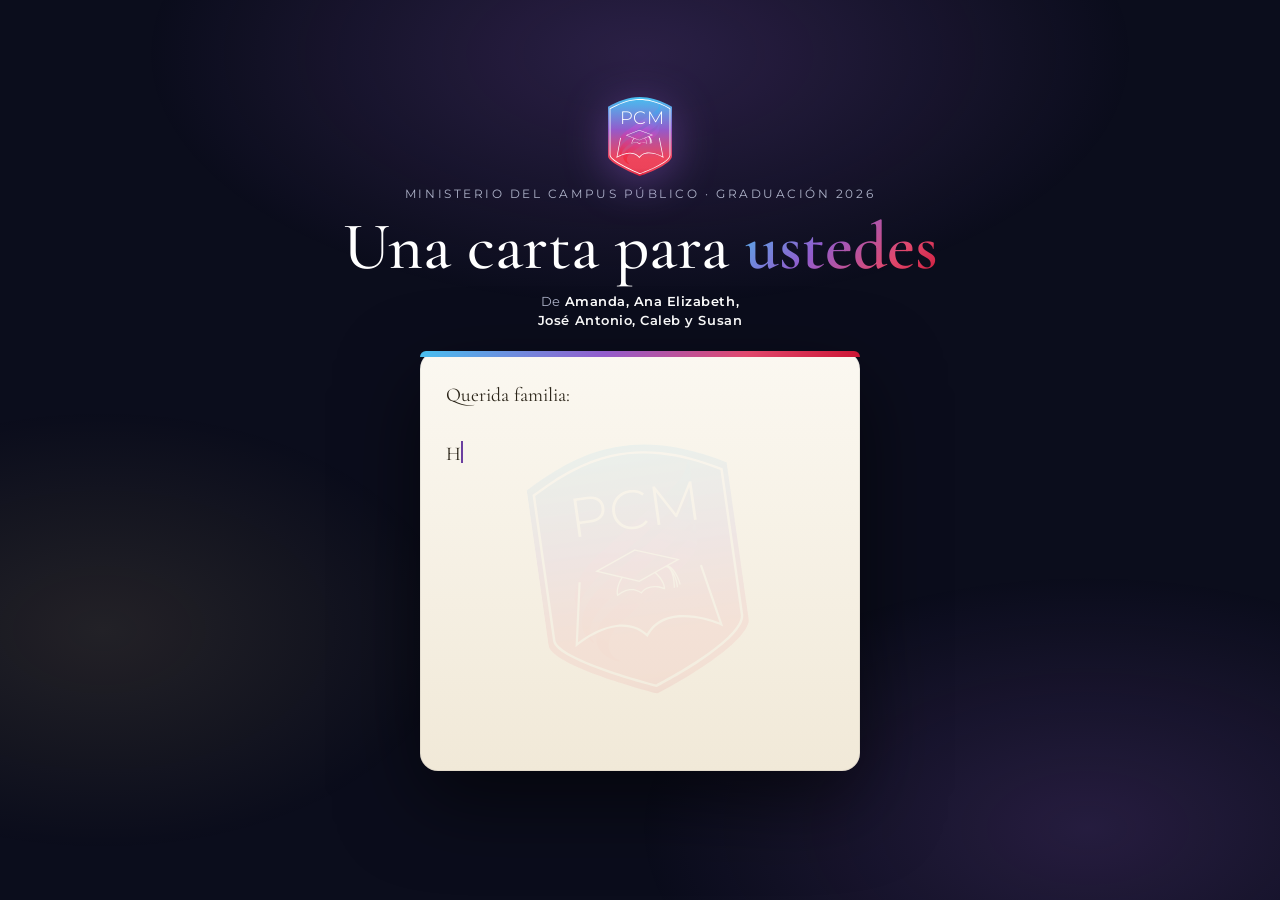
<file: index.html>
<!DOCTYPE html>
<!--
                    /\
                   /  \
                   |  |
                   |JM|
                  /|  |\
                 / |  | \
                /  |  |  \
       ________/   |  |   \________
      /            |  |            \
      '────────────|  |────────────'
                   |  |
                   |  |
                  /    \
                 /______\

        Desarrollado por Juan José Moreno Miguel
                 Stones Solutions · 2026
-->
<html lang="es">
<head>
  <meta charset="UTF-8">
  <meta name="viewport" content="width=device-width, initial-scale=1, viewport-fit=cover">
  <title>Carta a la familia · Graduación 2026 PCM</title>
  <meta name="description" content="Graduación 2026 · Programa de Gratitud · Ministerio del Campus Público. Una carta escrita para la familia.">
  <!-- Open Graph: URL de GitHub Pages (cámbiala en tools/build.js si cambias de repo) -->
  <meta property="og:type" content="website">
  <meta property="og:title" content="Carta a la familia · Graduación 2026 PCM">
  <meta property="og:description" content="Programa de Gratitud · Sábado 21 de noviembre de 2026. Toca para leer la carta.">
  <meta property="og:image" content="https://juannjos24.github.io/mcp/assets/og/mcp.jpg">
  <meta property="og:image:width" content="1200">
  <meta property="og:image:height" content="630">
  <meta property="og:url" content="https://juannjos24.github.io/mcp/">
  <meta name="twitter:card" content="summary_large_image">
  <link rel="icon" href="data:image/svg+xml,%3Csvg xmlns=%27http://www.w3.org/2000/svg%27 viewBox=%270 0 100 100%27%3E%3Ccircle cx=%2750%27 cy=%2750%27 r=%2746%27 fill=%27%23925ccc%27/%3E%3Ctext x=%2750%27 y=%2768%27 font-size=%2752%27 text-anchor=%27middle%27 font-family=%27sans-serif%27%3E%F0%9F%8E%93%3C/text%3E%3C/svg%3E">
  <meta name="theme-color" content="#0b0d1c">
  <link rel="preconnect" href="https://fonts.googleapis.com">
  <link rel="preconnect" href="https://fonts.gstatic.com" crossorigin>
  <link href="https://fonts.googleapis.com/css2?family=Cormorant+Garamond:ital,wght@0,500;0,600;1,500&family=Great+Vibes&family=Montserrat:wght@300;400;600;700&display=swap" rel="stylesheet">
  <link rel="stylesheet" href="assets/css/base.css">
  <link rel="stylesheet" href="style.css">
</head>
<body>
  <div class="glow" aria-hidden="true"></div>
  <div class="deco" id="deco" aria-hidden="true"></div>

  <main class="stage" id="stage">
    <div class="logo logo-sm" data-logo></div>
    <p class="kicker">Ministerio del Campus Público · Graduación 2026</p>

    <!-- Sin ?g=: carta conjunta de los cinco · Con ?g=amanda | ana | jose | caleb | susan: la de esa persona -->
    <section class="carta" id="carta" hidden>
      <h1 class="title">Una carta para <span class="year">ustedes</span></h1>
      <p class="who" id="who"></p>
      <div class="scene">
        <div class="card" id="card">
          <div class="face front"><div class="letter" id="letter"></div></div>
          <div class="face back" id="back"></div>
        </div>
      </div>
      <div class="tools">
        <button class="btn" id="open" type="button" hidden>Abrir la invitación</button>
      </div>
    </section>
  </main>

  <script src="assets/js/common.js"></script>
  <script src="app.js"></script>
</body>
</html>
</file>
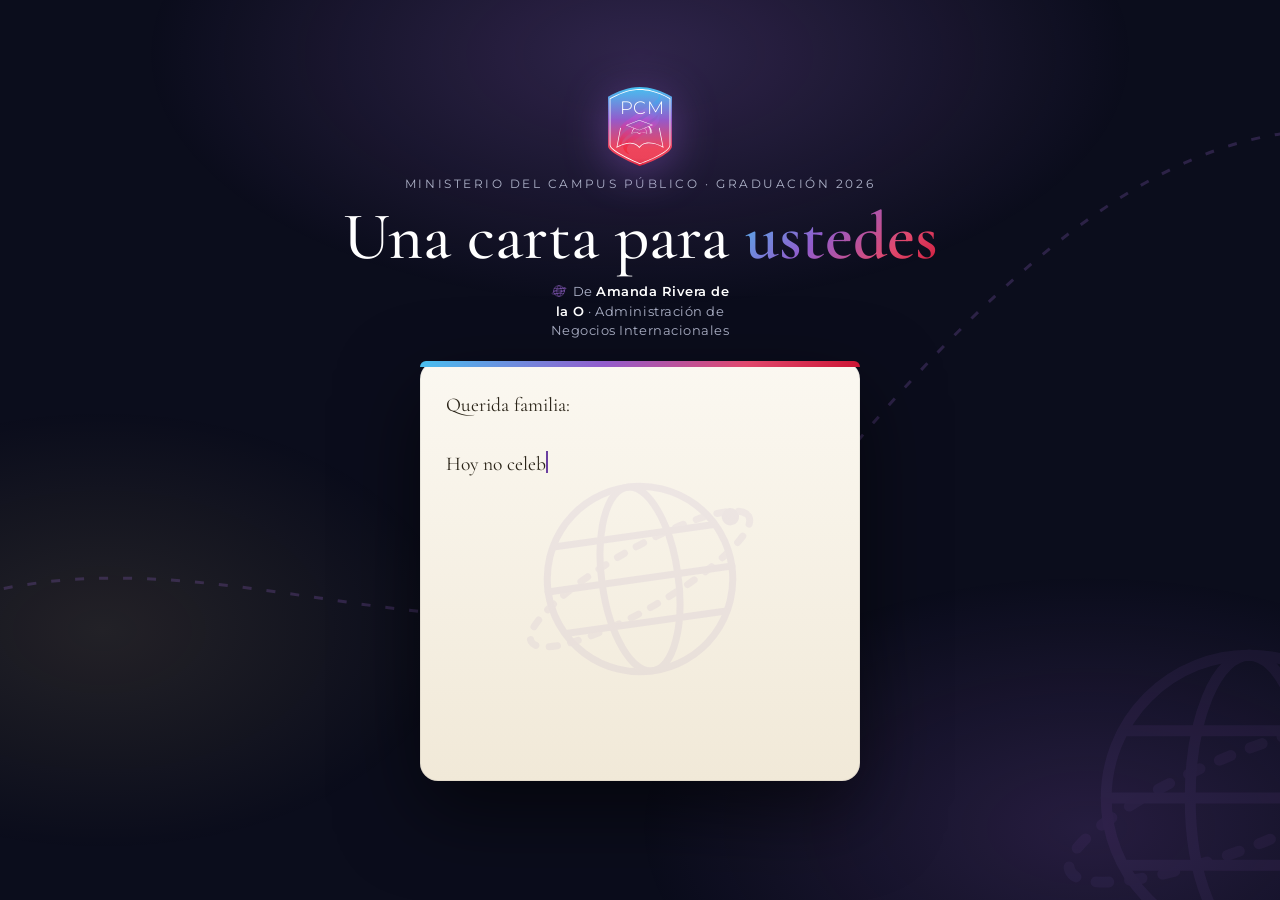
<file: amanda/index.html>
<!DOCTYPE html>
<!--
                    /\
                   /  \
                   |  |
                   |JM|
                  /|  |\
                 / |  | \
                /  |  |  \
       ________/   |  |   \________
      /            |  |            \
      '────────────|  |────────────'
                   |  |
                   |  |
                  /    \
                 /______\

        Desarrollado por Juan José Moreno Miguel
                 Stones Solutions · 2026
-->
<html lang="es">
<head>
  <!-- GENERADO por tools/build.js a partir de index.html: no editar a mano -->
  <base href="../">
  <meta charset="UTF-8">
  <meta name="viewport" content="width=device-width, initial-scale=1, viewport-fit=cover">
  <title>Amanda Rivera de la O te invita a su graduación · PCM</title>
  <meta name="description" content="Graduación 2026 · Programa de Gratitud · Sábado 21 de noviembre de 2026. Amanda escribió una carta para ustedes: toca para leerla.">
  <!-- Open Graph: URL de GitHub Pages (cámbiala en tools/build.js si cambias de repo) -->
  <meta property="og:type" content="website">
  <meta property="og:title" content="Amanda Rivera de la O te invita a su graduación">
  <meta property="og:description" content="Graduación 2026 · Programa de Gratitud · Sábado 21 de noviembre de 2026. Amanda escribió una carta para ustedes: toca para leerla.">
  <meta property="og:image" content="https://juannjos24.github.io/mcp/assets/og/amanda.jpg">
  <meta property="og:image:width" content="1200">
  <meta property="og:image:height" content="630">
  <meta property="og:url" content="https://juannjos24.github.io/mcp/amanda/">
  <meta name="twitter:card" content="summary_large_image">
  <link rel="icon" href="data:image/svg+xml,%3Csvg xmlns=%27http://www.w3.org/2000/svg%27 viewBox=%270 0 100 100%27%3E%3Ccircle cx=%2750%27 cy=%2750%27 r=%2746%27 fill=%27%23925ccc%27/%3E%3Ctext x=%2750%27 y=%2768%27 font-size=%2752%27 text-anchor=%27middle%27 font-family=%27sans-serif%27%3E%F0%9F%8E%93%3C/text%3E%3C/svg%3E">
  <meta name="theme-color" content="#0b0d1c">
  <link rel="preconnect" href="https://fonts.googleapis.com">
  <link rel="preconnect" href="https://fonts.gstatic.com" crossorigin>
  <link href="https://fonts.googleapis.com/css2?family=Cormorant+Garamond:ital,wght@0,500;0,600;1,500&family=Great+Vibes&family=Montserrat:wght@300;400;600;700&display=swap" rel="stylesheet">
  <link rel="stylesheet" href="assets/css/base.css">
  <link rel="stylesheet" href="style.css">
</head>
<body>
  <div class="glow" aria-hidden="true"></div>
  <div class="deco" id="deco" aria-hidden="true"></div>

  <main class="stage" id="stage">
    <div class="logo logo-sm" data-logo></div>
    <p class="kicker">Ministerio del Campus Público · Graduación 2026</p>

    <!-- Sin ?g=: carta conjunta de los cinco · Con ?g=amanda | ana | jose | caleb | susan: la de esa persona -->
    <section class="carta" id="carta" hidden>
      <h1 class="title">Una carta para <span class="year">ustedes</span></h1>
      <p class="who" id="who"></p>
      <div class="scene">
        <div class="card" id="card">
          <div class="face front"><div class="letter" id="letter"></div></div>
          <div class="face back" id="back"></div>
        </div>
      </div>
      <div class="tools">
        <button class="btn" id="open" type="button" hidden>Abrir la invitación</button>
      </div>
    </section>
  </main>

  <script>window.GRAD_SLUG = "amanda";</script>

  <script src="assets/js/common.js"></script>
  <script src="app.js"></script>
</body>
</html>
</file>
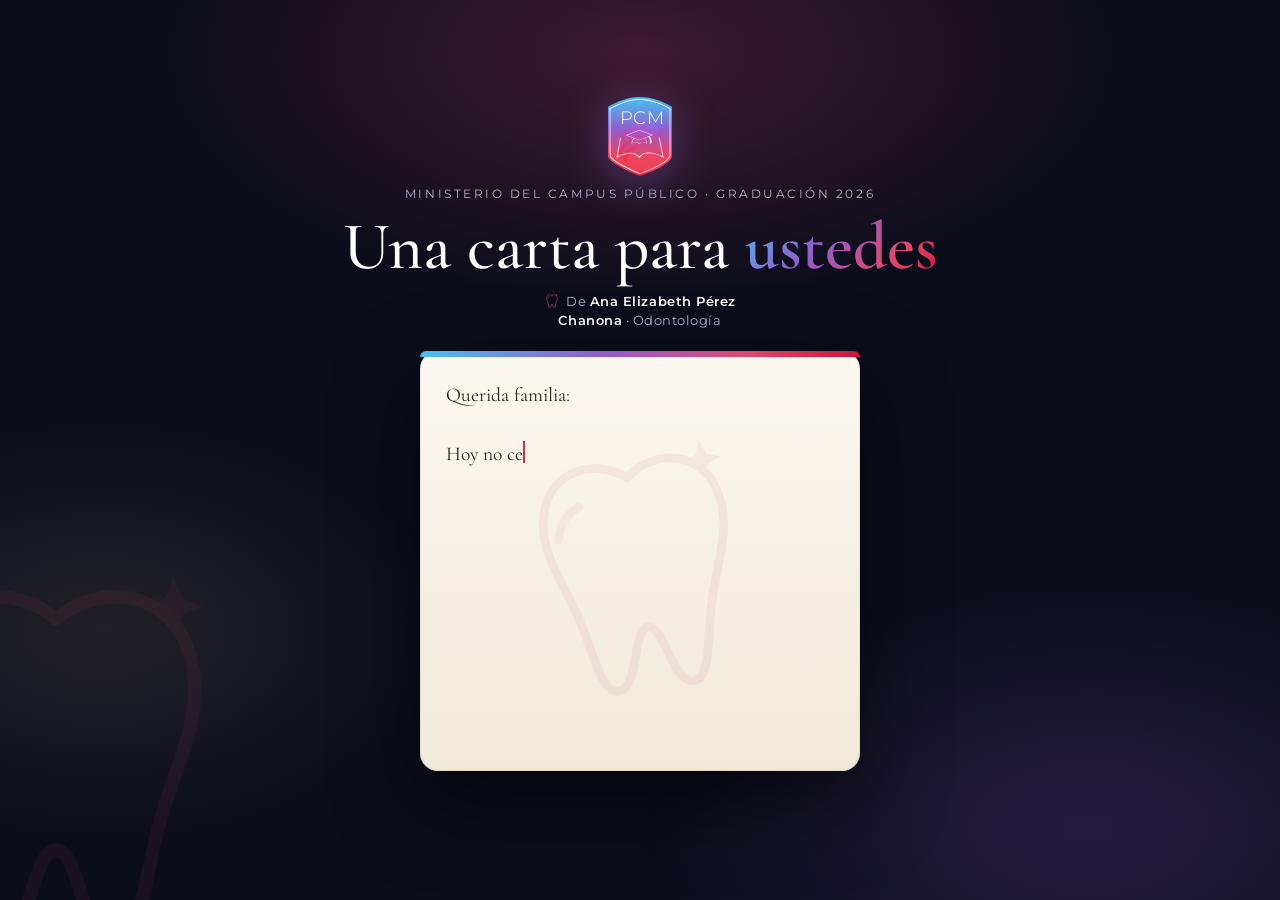
<file: ana/index.html>
<!DOCTYPE html>
<!--
                    /\
                   /  \
                   |  |
                   |JM|
                  /|  |\
                 / |  | \
                /  |  |  \
       ________/   |  |   \________
      /            |  |            \
      '────────────|  |────────────'
                   |  |
                   |  |
                  /    \
                 /______\

        Desarrollado por Juan José Moreno Miguel
                 Stones Solutions · 2026
-->
<html lang="es">
<head>
  <!-- GENERADO por tools/build.js a partir de index.html: no editar a mano -->
  <base href="../">
  <meta charset="UTF-8">
  <meta name="viewport" content="width=device-width, initial-scale=1, viewport-fit=cover">
  <title>Ana Elizabeth Pérez Chanona te invita a su graduación · PCM</title>
  <meta name="description" content="Graduación 2026 · Programa de Gratitud · Sábado 21 de noviembre de 2026. Ana Elizabeth escribió una carta para ustedes: toca para leerla.">
  <!-- Open Graph: URL de GitHub Pages (cámbiala en tools/build.js si cambias de repo) -->
  <meta property="og:type" content="website">
  <meta property="og:title" content="Ana Elizabeth Pérez Chanona te invita a su graduación">
  <meta property="og:description" content="Graduación 2026 · Programa de Gratitud · Sábado 21 de noviembre de 2026. Ana Elizabeth escribió una carta para ustedes: toca para leerla.">
  <meta property="og:image" content="https://juannjos24.github.io/mcp/assets/og/ana.jpg">
  <meta property="og:image:width" content="1200">
  <meta property="og:image:height" content="630">
  <meta property="og:url" content="https://juannjos24.github.io/mcp/ana/">
  <meta name="twitter:card" content="summary_large_image">
  <link rel="icon" href="data:image/svg+xml,%3Csvg xmlns=%27http://www.w3.org/2000/svg%27 viewBox=%270 0 100 100%27%3E%3Ccircle cx=%2750%27 cy=%2750%27 r=%2746%27 fill=%27%23925ccc%27/%3E%3Ctext x=%2750%27 y=%2768%27 font-size=%2752%27 text-anchor=%27middle%27 font-family=%27sans-serif%27%3E%F0%9F%8E%93%3C/text%3E%3C/svg%3E">
  <meta name="theme-color" content="#0b0d1c">
  <link rel="preconnect" href="https://fonts.googleapis.com">
  <link rel="preconnect" href="https://fonts.gstatic.com" crossorigin>
  <link href="https://fonts.googleapis.com/css2?family=Cormorant+Garamond:ital,wght@0,500;0,600;1,500&family=Great+Vibes&family=Montserrat:wght@300;400;600;700&display=swap" rel="stylesheet">
  <link rel="stylesheet" href="assets/css/base.css">
  <link rel="stylesheet" href="style.css">
</head>
<body>
  <div class="glow" aria-hidden="true"></div>
  <div class="deco" id="deco" aria-hidden="true"></div>

  <main class="stage" id="stage">
    <div class="logo logo-sm" data-logo></div>
    <p class="kicker">Ministerio del Campus Público · Graduación 2026</p>

    <!-- Sin ?g=: carta conjunta de los cinco · Con ?g=amanda | ana | jose | caleb | susan: la de esa persona -->
    <section class="carta" id="carta" hidden>
      <h1 class="title">Una carta para <span class="year">ustedes</span></h1>
      <p class="who" id="who"></p>
      <div class="scene">
        <div class="card" id="card">
          <div class="face front"><div class="letter" id="letter"></div></div>
          <div class="face back" id="back"></div>
        </div>
      </div>
      <div class="tools">
        <button class="btn" id="open" type="button" hidden>Abrir la invitación</button>
      </div>
    </section>
  </main>

  <script>window.GRAD_SLUG = "ana";</script>

  <script src="assets/js/common.js"></script>
  <script src="app.js"></script>
</body>
</html>
</file>
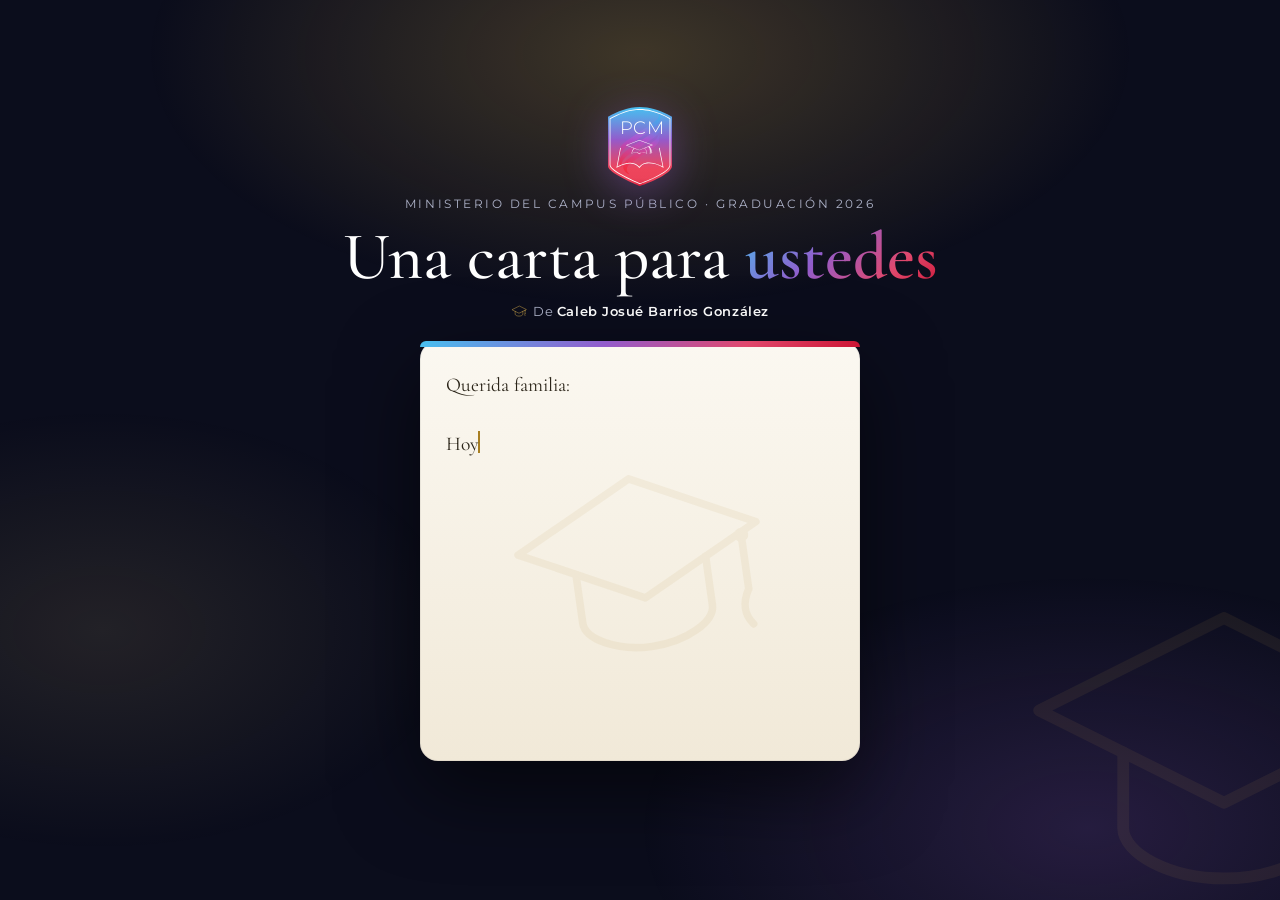
<file: caleb/index.html>
<!DOCTYPE html>
<!--
                    /\
                   /  \
                   |  |
                   |JM|
                  /|  |\
                 / |  | \
                /  |  |  \
       ________/   |  |   \________
      /            |  |            \
      '────────────|  |────────────'
                   |  |
                   |  |
                  /    \
                 /______\

        Desarrollado por Juan José Moreno Miguel
                 Stones Solutions · 2026
-->
<html lang="es">
<head>
  <!-- GENERADO por tools/build.js a partir de index.html: no editar a mano -->
  <base href="../">
  <meta charset="UTF-8">
  <meta name="viewport" content="width=device-width, initial-scale=1, viewport-fit=cover">
  <title>Caleb Josué Barrios González te invita a su graduación · PCM</title>
  <meta name="description" content="Graduación 2026 · Programa de Gratitud · Sábado 21 de noviembre de 2026. Caleb escribió una carta para ustedes: toca para leerla.">
  <!-- Open Graph: URL de GitHub Pages (cámbiala en tools/build.js si cambias de repo) -->
  <meta property="og:type" content="website">
  <meta property="og:title" content="Caleb Josué Barrios González te invita a su graduación">
  <meta property="og:description" content="Graduación 2026 · Programa de Gratitud · Sábado 21 de noviembre de 2026. Caleb escribió una carta para ustedes: toca para leerla.">
  <meta property="og:image" content="https://juannjos24.github.io/mcp/assets/og/caleb.jpg">
  <meta property="og:image:width" content="1200">
  <meta property="og:image:height" content="630">
  <meta property="og:url" content="https://juannjos24.github.io/mcp/caleb/">
  <meta name="twitter:card" content="summary_large_image">
  <link rel="icon" href="data:image/svg+xml,%3Csvg xmlns=%27http://www.w3.org/2000/svg%27 viewBox=%270 0 100 100%27%3E%3Ccircle cx=%2750%27 cy=%2750%27 r=%2746%27 fill=%27%23925ccc%27/%3E%3Ctext x=%2750%27 y=%2768%27 font-size=%2752%27 text-anchor=%27middle%27 font-family=%27sans-serif%27%3E%F0%9F%8E%93%3C/text%3E%3C/svg%3E">
  <meta name="theme-color" content="#0b0d1c">
  <link rel="preconnect" href="https://fonts.googleapis.com">
  <link rel="preconnect" href="https://fonts.gstatic.com" crossorigin>
  <link href="https://fonts.googleapis.com/css2?family=Cormorant+Garamond:ital,wght@0,500;0,600;1,500&family=Great+Vibes&family=Montserrat:wght@300;400;600;700&display=swap" rel="stylesheet">
  <link rel="stylesheet" href="assets/css/base.css">
  <link rel="stylesheet" href="style.css">
</head>
<body>
  <div class="glow" aria-hidden="true"></div>
  <div class="deco" id="deco" aria-hidden="true"></div>

  <main class="stage" id="stage">
    <div class="logo logo-sm" data-logo></div>
    <p class="kicker">Ministerio del Campus Público · Graduación 2026</p>

    <!-- Sin ?g=: carta conjunta de los cinco · Con ?g=amanda | ana | jose | caleb | susan: la de esa persona -->
    <section class="carta" id="carta" hidden>
      <h1 class="title">Una carta para <span class="year">ustedes</span></h1>
      <p class="who" id="who"></p>
      <div class="scene">
        <div class="card" id="card">
          <div class="face front"><div class="letter" id="letter"></div></div>
          <div class="face back" id="back"></div>
        </div>
      </div>
      <div class="tools">
        <button class="btn" id="open" type="button" hidden>Abrir la invitación</button>
      </div>
    </section>
  </main>

  <script>window.GRAD_SLUG = "caleb";</script>

  <script src="assets/js/common.js"></script>
  <script src="app.js"></script>
</body>
</html>
</file>
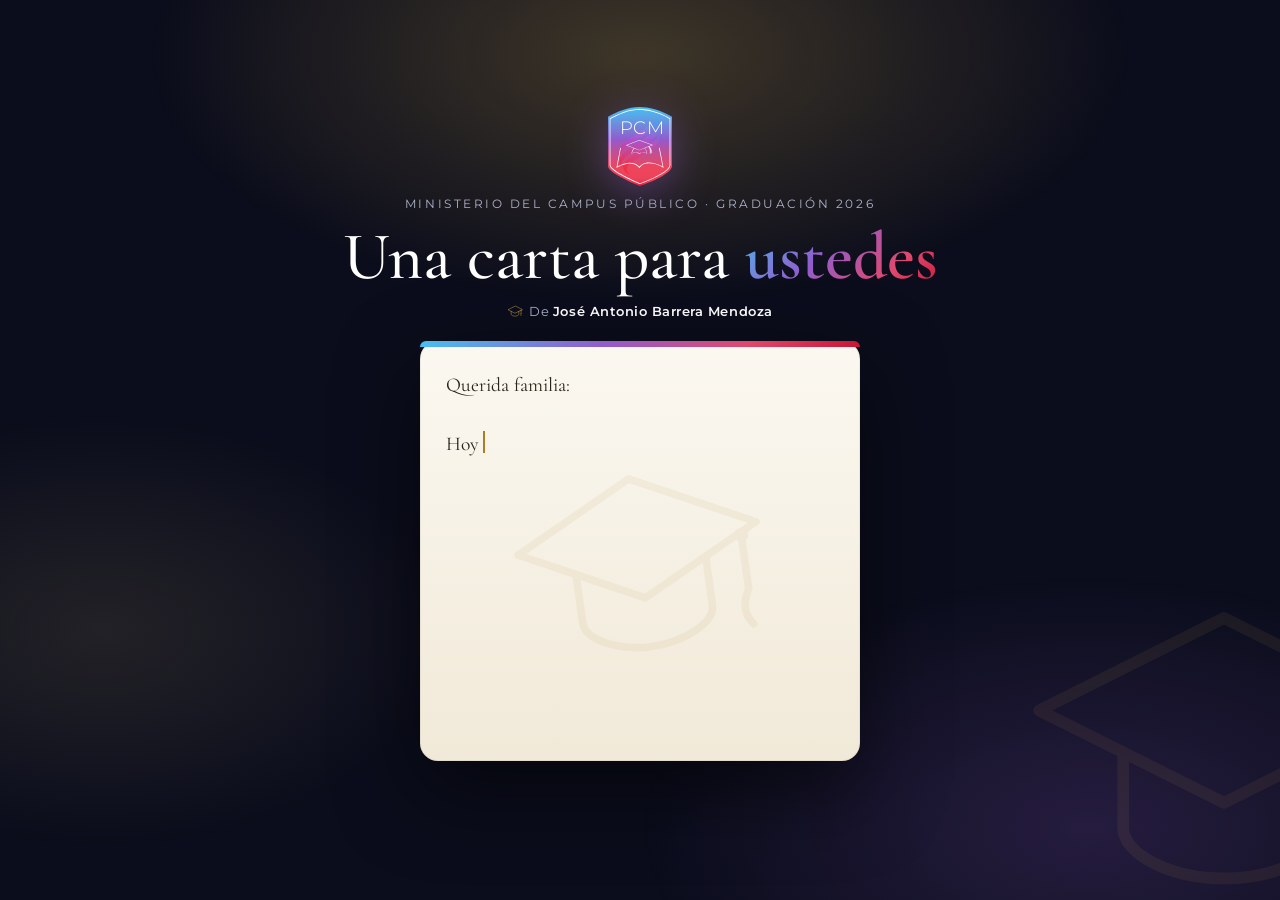
<file: jose/index.html>
<!DOCTYPE html>
<!--
                    /\
                   /  \
                   |  |
                   |JM|
                  /|  |\
                 / |  | \
                /  |  |  \
       ________/   |  |   \________
      /            |  |            \
      '────────────|  |────────────'
                   |  |
                   |  |
                  /    \
                 /______\

        Desarrollado por Juan José Moreno Miguel
                 Stones Solutions · 2026
-->
<html lang="es">
<head>
  <!-- GENERADO por tools/build.js a partir de index.html: no editar a mano -->
  <base href="../">
  <meta charset="UTF-8">
  <meta name="viewport" content="width=device-width, initial-scale=1, viewport-fit=cover">
  <title>José Antonio Barrera Mendoza te invita a su graduación · PCM</title>
  <meta name="description" content="Graduación 2026 · Programa de Gratitud · Sábado 21 de noviembre de 2026. José Antonio escribió una carta para ustedes: toca para leerla.">
  <!-- Open Graph: URL de GitHub Pages (cámbiala en tools/build.js si cambias de repo) -->
  <meta property="og:type" content="website">
  <meta property="og:title" content="José Antonio Barrera Mendoza te invita a su graduación">
  <meta property="og:description" content="Graduación 2026 · Programa de Gratitud · Sábado 21 de noviembre de 2026. José Antonio escribió una carta para ustedes: toca para leerla.">
  <meta property="og:image" content="https://juannjos24.github.io/mcp/assets/og/jose.jpg">
  <meta property="og:image:width" content="1200">
  <meta property="og:image:height" content="630">
  <meta property="og:url" content="https://juannjos24.github.io/mcp/jose/">
  <meta name="twitter:card" content="summary_large_image">
  <link rel="icon" href="data:image/svg+xml,%3Csvg xmlns=%27http://www.w3.org/2000/svg%27 viewBox=%270 0 100 100%27%3E%3Ccircle cx=%2750%27 cy=%2750%27 r=%2746%27 fill=%27%23925ccc%27/%3E%3Ctext x=%2750%27 y=%2768%27 font-size=%2752%27 text-anchor=%27middle%27 font-family=%27sans-serif%27%3E%F0%9F%8E%93%3C/text%3E%3C/svg%3E">
  <meta name="theme-color" content="#0b0d1c">
  <link rel="preconnect" href="https://fonts.googleapis.com">
  <link rel="preconnect" href="https://fonts.gstatic.com" crossorigin>
  <link href="https://fonts.googleapis.com/css2?family=Cormorant+Garamond:ital,wght@0,500;0,600;1,500&family=Great+Vibes&family=Montserrat:wght@300;400;600;700&display=swap" rel="stylesheet">
  <link rel="stylesheet" href="assets/css/base.css">
  <link rel="stylesheet" href="style.css">
</head>
<body>
  <div class="glow" aria-hidden="true"></div>
  <div class="deco" id="deco" aria-hidden="true"></div>

  <main class="stage" id="stage">
    <div class="logo logo-sm" data-logo></div>
    <p class="kicker">Ministerio del Campus Público · Graduación 2026</p>

    <!-- Sin ?g=: carta conjunta de los cinco · Con ?g=amanda | ana | jose | caleb | susan: la de esa persona -->
    <section class="carta" id="carta" hidden>
      <h1 class="title">Una carta para <span class="year">ustedes</span></h1>
      <p class="who" id="who"></p>
      <div class="scene">
        <div class="card" id="card">
          <div class="face front"><div class="letter" id="letter"></div></div>
          <div class="face back" id="back"></div>
        </div>
      </div>
      <div class="tools">
        <button class="btn" id="open" type="button" hidden>Abrir la invitación</button>
      </div>
    </section>
  </main>

  <script>window.GRAD_SLUG = "jose";</script>

  <script src="assets/js/common.js"></script>
  <script src="app.js"></script>
</body>
</html>
</file>
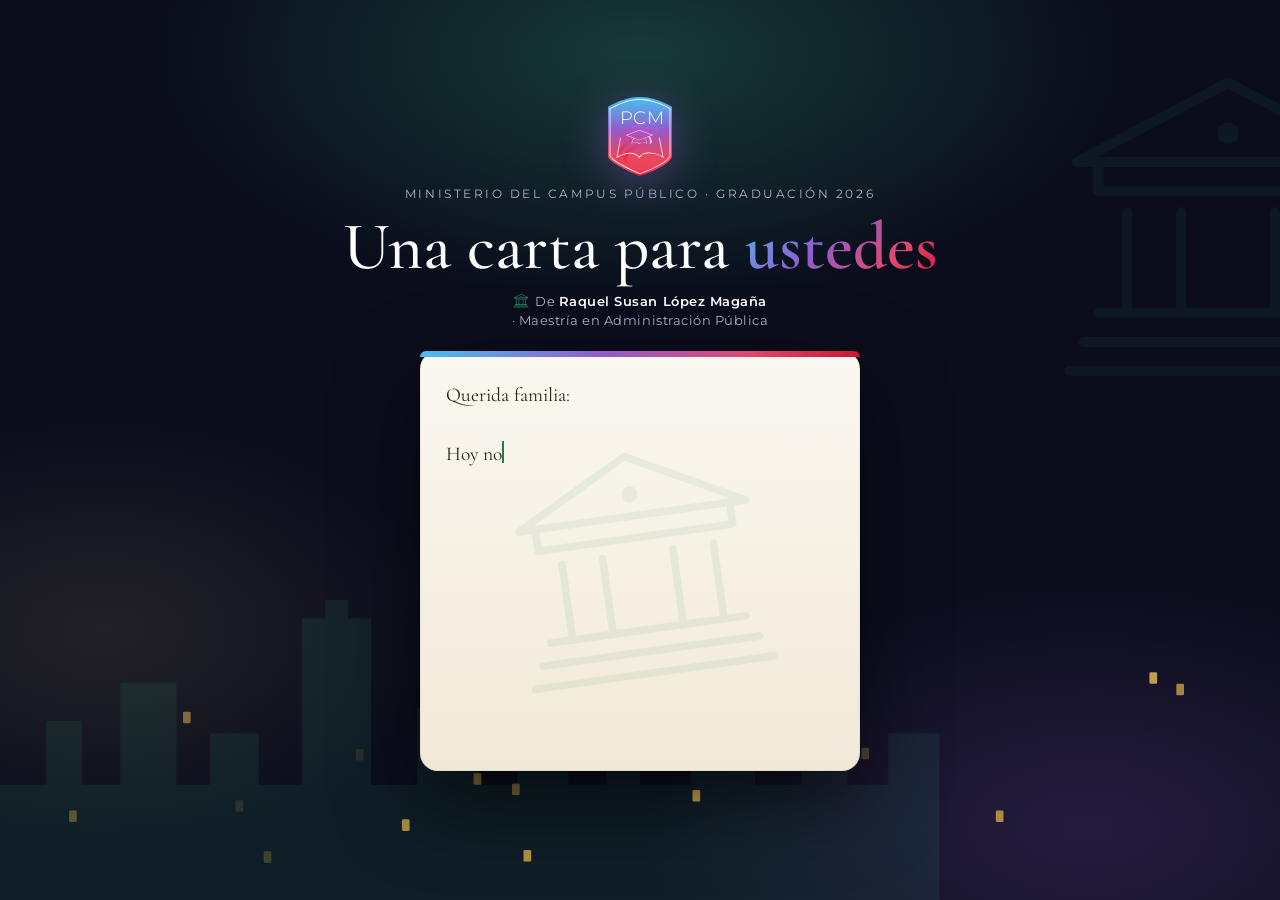
<file: susan/index.html>
<!DOCTYPE html>
<!--
                    /\
                   /  \
                   |  |
                   |JM|
                  /|  |\
                 / |  | \
                /  |  |  \
       ________/   |  |   \________
      /            |  |            \
      '────────────|  |────────────'
                   |  |
                   |  |
                  /    \
                 /______\

        Desarrollado por Juan José Moreno Miguel
                 Stones Solutions · 2026
-->
<html lang="es">
<head>
  <!-- GENERADO por tools/build.js a partir de index.html: no editar a mano -->
  <base href="../">
  <meta charset="UTF-8">
  <meta name="viewport" content="width=device-width, initial-scale=1, viewport-fit=cover">
  <title>Raquel Susan López Magaña te invita a su graduación · PCM</title>
  <meta name="description" content="Graduación 2026 · Programa de Gratitud · Sábado 21 de noviembre de 2026. Susan escribió una carta para ustedes: toca para leerla.">
  <!-- Open Graph: URL de GitHub Pages (cámbiala en tools/build.js si cambias de repo) -->
  <meta property="og:type" content="website">
  <meta property="og:title" content="Raquel Susan López Magaña te invita a su graduación">
  <meta property="og:description" content="Graduación 2026 · Programa de Gratitud · Sábado 21 de noviembre de 2026. Susan escribió una carta para ustedes: toca para leerla.">
  <meta property="og:image" content="https://juannjos24.github.io/mcp/assets/og/susan.jpg">
  <meta property="og:image:width" content="1200">
  <meta property="og:image:height" content="630">
  <meta property="og:url" content="https://juannjos24.github.io/mcp/susan/">
  <meta name="twitter:card" content="summary_large_image">
  <link rel="icon" href="data:image/svg+xml,%3Csvg xmlns=%27http://www.w3.org/2000/svg%27 viewBox=%270 0 100 100%27%3E%3Ccircle cx=%2750%27 cy=%2750%27 r=%2746%27 fill=%27%23925ccc%27/%3E%3Ctext x=%2750%27 y=%2768%27 font-size=%2752%27 text-anchor=%27middle%27 font-family=%27sans-serif%27%3E%F0%9F%8E%93%3C/text%3E%3C/svg%3E">
  <meta name="theme-color" content="#0b0d1c">
  <link rel="preconnect" href="https://fonts.googleapis.com">
  <link rel="preconnect" href="https://fonts.gstatic.com" crossorigin>
  <link href="https://fonts.googleapis.com/css2?family=Cormorant+Garamond:ital,wght@0,500;0,600;1,500&family=Great+Vibes&family=Montserrat:wght@300;400;600;700&display=swap" rel="stylesheet">
  <link rel="stylesheet" href="assets/css/base.css">
  <link rel="stylesheet" href="style.css">
</head>
<body>
  <div class="glow" aria-hidden="true"></div>
  <div class="deco" id="deco" aria-hidden="true"></div>

  <main class="stage" id="stage">
    <div class="logo logo-sm" data-logo></div>
    <p class="kicker">Ministerio del Campus Público · Graduación 2026</p>

    <!-- Sin ?g=: carta conjunta de los cinco · Con ?g=amanda | ana | jose | caleb | susan: la de esa persona -->
    <section class="carta" id="carta" hidden>
      <h1 class="title">Una carta para <span class="year">ustedes</span></h1>
      <p class="who" id="who"></p>
      <div class="scene">
        <div class="card" id="card">
          <div class="face front"><div class="letter" id="letter"></div></div>
          <div class="face back" id="back"></div>
        </div>
      </div>
      <div class="tools">
        <button class="btn" id="open" type="button" hidden>Abrir la invitación</button>
      </div>
    </section>
  </main>

  <script>window.GRAD_SLUG = "susan";</script>

  <script src="assets/js/common.js"></script>
  <script src="app.js"></script>
</body>
</html>
</file>
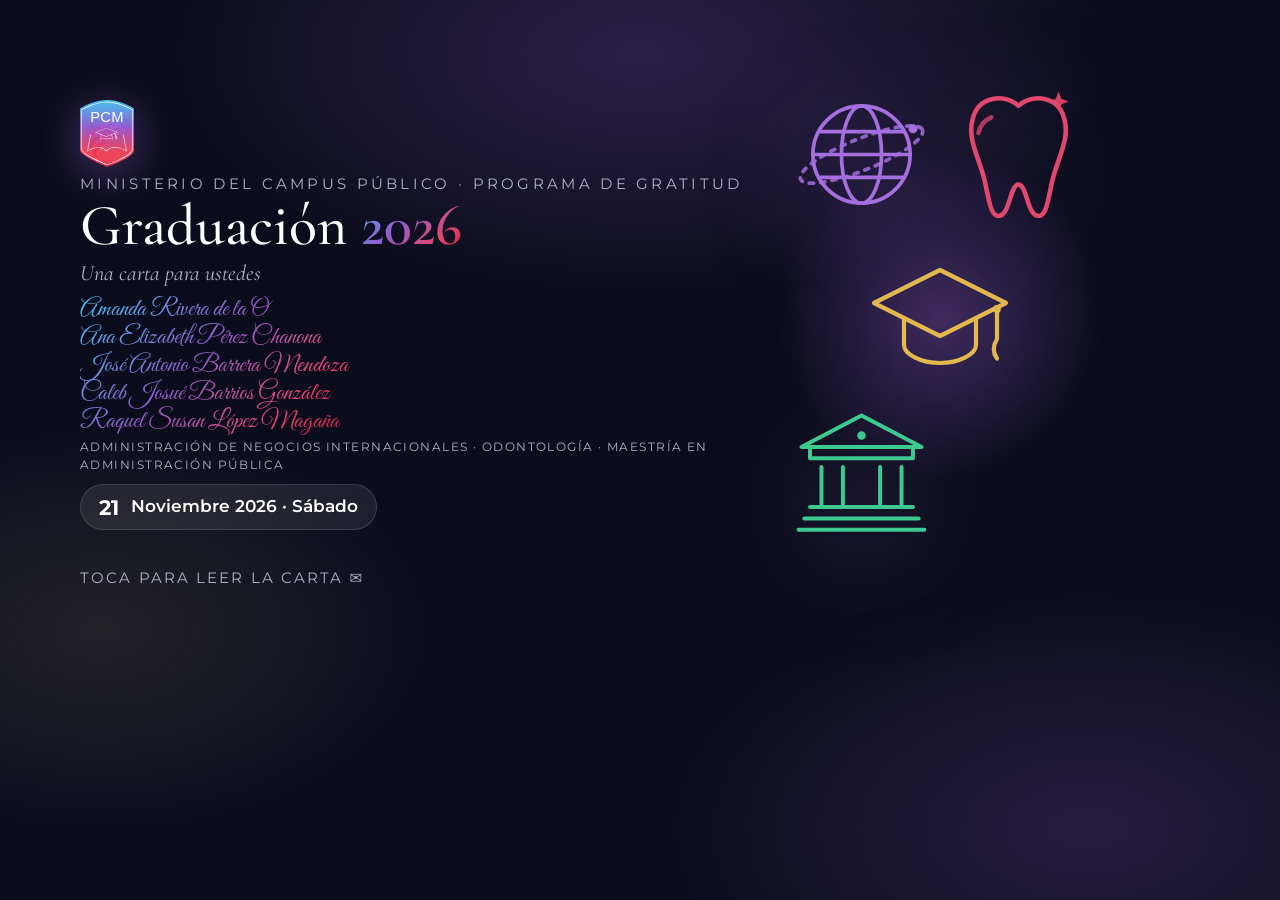
<file: tools/og.html>
<!DOCTYPE html>
<!--
                    /\
                   /  \
                   |  |
                   |JM|
                  /|  |\
                 / |  | \
                /  |  |  \
       ________/   |  |   \________
      /            |  |            \
      '────────────|  |────────────'
                   |  |
                   |  |
                  /    \
                 /______\

        Desarrollado por Juan José Moreno Miguel
                 Stones Solutions · 2026
-->
<html lang="es">
<head>
  <meta charset="UTF-8">
  <meta name="viewport" content="width=1200">
  <title>Vista previa (og:image) · Graduación 2026 PCM</title>
  <meta name="robots" content="noindex">
  <link href="https://fonts.googleapis.com/css2?family=Cormorant+Garamond:ital,wght@0,500;0,600;1,500&family=Great+Vibes&family=Montserrat:wght@300;400;600;700&display=swap" rel="stylesheet">
  <link rel="stylesheet" href="../assets/css/base.css">
  <link rel="stylesheet" href="../style.css">
  <style>
    /* Lienzo fijo de 1200×630: tools/build.js lo captura con Chrome headless.
       Ábrelo en el navegador con ?g=amanda o ?g=ana para ver cada vista previa. */
    html, body { width: 1200px; height: 630px; overflow: hidden; }
    .og { position: relative; z-index: 1; width: 1200px; height: 630px; display: grid; grid-template-columns: 1fr 380px; align-items: center; padding: 0 70px 0 80px; }
    .txt { display: grid; gap: 4px; justify-items: start; text-align: left; }
    .txt .logo { width: 64px; margin: 0 0 4px; }
    .txt .kicker { font-size: 15px; }
    .txt .title { font-size: 72px; line-height: 1; }
    .txt .sub { margin: 0; font-family: var(--font-display); font-style: italic; font-size: 26px; color: var(--muted); }
    .txt .name { margin: 8px 0 0; font-family: var(--font-script); font-size: 60px; line-height: 1.05; white-space: nowrap; background: var(--grad); -webkit-background-clip: text; background-clip: text; color: transparent; padding-right: 20px; }
    .txt .name.two { font-size: 42px; }
    /* Genérica con más de dos: todo un poco más compacto para caber en 630 px */
    .many .txt { gap: 2px; }
    .many .txt .logo { width: 54px; }
    .many .txt .title { font-size: 58px; }
    .many .txt .sub { font-size: 22px; }
    .many .txt .name { font-size: 25px; line-height: 1.12; margin-top: 4px; }
    .many .txt .career { font-size: 12px; letter-spacing: .12em; max-width: 640px; }
    .many .txt .date { margin-top: 8px; padding: 9px 18px; font-size: 17px; }
    .many .txt .date b { font-size: 21px; }
    .txt .career { margin: 0; font-size: 15px; letter-spacing: .18em; text-transform: uppercase; color: var(--muted); }
    .txt .date { margin: 12px 0 0; display: inline-flex; align-items: center; gap: 12px; padding: 12px 22px; border-radius: 999px; background: rgba(255,255,255,.08); border: 1px solid rgba(255,255,255,.14); font-weight: 600; font-size: 19px; }
    .txt .date b { font-family: var(--font-body); font-weight: 700; font-size: 24px; line-height: 1; }
    .art { position: relative; display: grid; place-items: center; height: 100%; }
    .art .ring { position: absolute; width: 340px; height: 340px; border-radius: 50%; background: radial-gradient(circle, rgba(var(--acc-rgb), .35), transparent 70%); }
    .art .ico { width: 250px; color: var(--acc); filter: drop-shadow(0 20px 50px rgba(var(--acc-rgb), .55)); }
    .art .ico.two { display: grid; grid-template-columns: 1fr 1fr; gap: 10px; width: 300px; }
    .art .ico.two span:first-child { color: #a56fe0; }
    .art .ico.two span:last-child { color: #e0486d; }
    .art .ico.many { display: grid; grid-template-columns: 1fr 1fr; gap: 14px; width: 300px; }
    .art .ico.many span[data-tema="mundo"] { color: #a56fe0; }
    .art .ico.many span[data-tema="sonrisa"] { color: #e0486d; }
    .art .ico.many span[data-tema="servicio"] { color: #3ec98f; }
    .art .ico.many span[data-tema="logro"] { color: #e3b84f; }
    .art .ico.many span:nth-child(3) { grid-column: 1 / -1; width: 50%; justify-self: center; }
    .cta { position: absolute; left: 80px; bottom: 26px; font-size: 15px; letter-spacing: .14em; text-transform: uppercase; color: var(--muted); }
    .deco .big { display: none; }
  </style>
</head>
<body>
  <div class="glow" aria-hidden="true"></div>
  <div class="deco" id="deco" aria-hidden="true"></div>
  <div class="og">
    <div class="txt">
      <img class="logo" src="../src/img/PCM.svg" alt="">
      <p class="kicker">Ministerio del Campus Público · Programa de Gratitud</p>
      <h1 class="title">Graduación <span class="year">2026</span></h1>
      <p class="sub" id="sub">Una carta para ustedes</p>
      <p class="name" id="name"></p>
      <p class="career" id="career"></p>
      <p class="date"><b id="dia"></b><span id="fecha"></span></p>
    </div>
    <div class="art"><div class="ring"></div><div class="ico" id="ico"></div></div>
    <p class="cta">Toca para leer la carta ✉</p>
  </div>
  <script>window.ROOT = '../';</script>
  <script src="../assets/js/common.js"></script>
  <script>
    $('#dia').textContent = EVENT.diaNumero;
    $('#fecha').textContent = `${EVENT.mesTexto} ${EVENT.fechaISO.slice(0, 4)} · ${EVENT.diaSemana}`;
    if (GRAD) {
      document.body.dataset.tema = GRAD.tema.id;
      $('#name').textContent = GRAD.nombre;
      $('#career').textContent = GRAD.carrera;
      $('#ico').innerHTML = ICONS[GRAD.tema.icono];
      $('#sub').textContent = `${GRAD.corto} escribió una carta para ustedes`;
    } else {
      const temas = [...new Map(GRADUADAS.map((g) => [g.tema.id, g.tema])).values()];
      if (GRADUADAS.length > 2) document.body.classList.add('many');
      $('#name').className = 'name two';
      $('#name').innerHTML = GRADUADAS.map((g) => g.nombre).join('<br>');
      $('#career').textContent = [...new Set(GRADUADAS.map((g) => g.carrera).filter(Boolean))].join(' · ');
      $('#ico').className = GRADUADAS.length > 2 ? 'ico many' : 'ico two';
      $('#ico').innerHTML = temas.map((t) => `<span data-tema="${t.id}">${ICONS[t.icono]}</span>`).join('');
    }
  </script>
</body>
</html>
</file>
<file: assets/css/base.css>
/* ============================================================
   base.css — Paleta PCM, tipografías y componentes compartidos
   Graduación 2026 · Programa de Gratitud · Ministerio del Campus Público
   Paleta sacada del logo (degradado azul → morado → rosa → rojo)
   ============================================================ */
:root {
  --ink: #0b0d1c;        /* fondo noche */
  --ink-2: #161a33;
  --ink-3: #232a4d;
  --paper: #f8f5ee;      /* pergamino */
  --paper-2: #efe7d6;
  --paper-3: #d9ccae;
  --paper-ink: #2a2418;
  --paper-muted: #6f6552;
  --c1: #47c0f0;  --c2: #925ccc;  --c3: #e0486d;  --c4: #cc1433;   /* paradas del logo */
  --gold: #e3b84f;  --gold-2: #f6d987;  --gold-3: #a87f22;         /* borla del birrete */
  --text: #ffffff;  --muted: #aeb3c9;
  --grad: linear-gradient(135deg, var(--c1) 0%, var(--c2) 42%, var(--c3) 74%, var(--c4) 100%);
  --grad-v: linear-gradient(180deg, var(--c1) 0%, var(--c2) 41%, var(--c3) 71%, var(--c4) 100%);

  --font-display: 'Cormorant Garamond', 'Times New Roman', serif;   /* títulos elegantes */
  --font-script: 'Great Vibes', 'Brush Script MT', cursive;         /* nombres de las graduadas */
  --font-body: 'Montserrat', system-ui, sans-serif;

  --ease-out: cubic-bezier(.2, .8, .2, 1);
  --ease-back: cubic-bezier(.34, 1.56, .64, 1);
  --radius: 18px;
}

* { box-sizing: border-box; }
html, body { margin: 0; min-height: 100%; overflow-x: hidden; }
body {
  background: var(--ink); color: var(--text);
  font-family: var(--font-body); line-height: 1.5;
  -webkit-font-smoothing: antialiased; overflow-x: hidden;
}
body.paper { background: var(--paper); color: var(--paper-ink); }
img, svg { max-width: 100%; display: block; }
[hidden] { display: none !important; }
button { font: inherit; cursor: pointer; }
a { color: inherit; }
:focus-visible { outline: 2px solid var(--gold); outline-offset: 3px; }

/* ---------- Fondo: resplandor con los colores del logo ---------- */
.glow {
  position: fixed; inset: 0; z-index: 0; pointer-events: none;
  background:
    radial-gradient(60% 45% at 50% -5%, rgba(71,192,240,.28), transparent 70%),
    radial-gradient(50% 40% at 85% 60%, rgba(146,92,204,.22), transparent 70%),
    radial-gradient(45% 40% at 10% 85%, rgba(224,72,109,.18), transparent 70%);
}
.confetti { position: fixed; inset: 0; width: 100%; height: 100%; pointer-events: none; z-index: 30; }

/* ---------- Escenario ---------- */
.stage {
  position: relative; z-index: 1; min-height: 100svh;
  display: flex; flex-direction: column; align-items: center; justify-content: center; text-align: center;
  padding-block: 32px 40px;
  padding-left: max(16px, env(safe-area-inset-left, 0px));
  padding-right: max(16px, env(safe-area-inset-right, 0px));
  gap: 10px;
}
.logo { width: 84px; margin: 0 auto; filter: drop-shadow(0 8px 22px rgba(146,92,204,.45)); }
.logo svg { width: 100%; height: auto; }
.logo-sm { width: 64px; }
.kicker {
  margin: 0; font-size: .72rem; letter-spacing: .22em; text-transform: uppercase; color: var(--muted);
}
.paper .kicker { color: var(--paper-muted); }
.title {
  margin: 0; font-family: var(--font-display); font-weight: 500; line-height: 1.02;
  font-size: clamp(2.4rem, 9vw, 4.2rem); text-wrap: balance;
}
.title .year {
  background: var(--grad); -webkit-background-clip: text; background-clip: text; color: transparent; font-weight: 600;
}
.lead { margin: 0; max-width: 34ch; color: var(--muted); font-size: .95rem; }
.paper .lead { color: var(--paper-muted); }
.hint { margin: 6px 0 0; font-size: .82rem; color: var(--muted); animation: hint-pulse 2.4s ease-in-out infinite; }
.paper .hint { color: var(--paper-muted); }
.hint.is-hidden { visibility: hidden; }
@keyframes hint-pulse { 0%, 100% { opacity: .55; } 50% { opacity: 1; } }

/* ---------- Botones ---------- */
.btn {
  display: inline-flex; align-items: center; justify-content: center; gap: 8px;
  padding: 12px 20px; border-radius: 999px; border: 0; text-decoration: none;
  font-weight: 700; font-size: .9rem; color: #fff; background: var(--grad);
  box-shadow: 0 10px 28px rgba(146,92,204,.35);
  transition: transform .2s var(--ease-out), box-shadow .2s;
}
.btn:hover { transform: translateY(-2px); box-shadow: 0 14px 32px rgba(146,92,204,.45); }
.btn-ghost { background: transparent; color: inherit; box-shadow: none; border: 1.5px solid currentColor; }
.btn-ghost:hover { box-shadow: none; }

/* ---------- Tarjeta final de invitación (compartida) ---------- */
.reveal {
  position: relative; z-index: 2; display: grid; place-items: center;
  padding-block: 20px 48px;
  padding-left: max(16px, env(safe-area-inset-left, 0px));
  padding-right: max(16px, env(safe-area-inset-right, 0px));
}
.invite {
  width: min(100%, 440px); border-radius: var(--radius); padding: 30px 24px 26px; text-align: center;
  background: var(--paper); color: var(--paper-ink);
  box-shadow: 0 30px 80px rgba(0,0,0,.5), inset 0 0 0 1px rgba(0,0,0,.06);
  position: relative; overflow: hidden;
}
.invite::before { content: ""; position: absolute; inset: 0 0 auto; height: 6px; background: var(--grad); }
.invite .invite-logo { width: 70px; margin: 2px auto 10px; }
.invite .kicker { color: var(--paper-muted); }
.invite-title { margin: 4px 0 0; font-family: var(--font-display); font-weight: 600; font-size: 2.2rem; line-height: 1; }
.invite-sub { margin: 2px 0 14px; font-family: var(--font-display); font-style: italic; font-size: 1.15rem; color: var(--paper-muted); }
.grads { list-style: none; margin: 0; padding: 14px 0; display: grid; gap: 12px; border-block: 1px solid var(--paper-3); }
.grads .g-name { display: block; font-family: var(--font-script); font-size: 2rem; line-height: 1.05; }
.grads .g-career { display: block; font-size: .78rem; letter-spacing: .08em; text-transform: uppercase; color: var(--paper-muted); margin-top: 2px; }
.family { margin: 16px 0 6px; font-family: var(--font-display); font-size: 1.3rem; font-weight: 600; }
.verse { margin: 10px 0 16px; padding: 0 6px; }
.verse p { margin: 0; font-family: var(--font-display); font-style: italic; font-size: 1.05rem; line-height: 1.4; }
.verse cite { display: block; margin-top: 4px; font-style: normal; font-size: .72rem; letter-spacing: .18em; text-transform: uppercase; color: var(--paper-muted); }
.when { margin: 0 0 18px; padding: 0; display: grid; grid-template-columns: repeat(3, 1fr); gap: 8px; }
.when div { min-width: 0; }
.when dt { font-size: .62rem; letter-spacing: .18em; text-transform: uppercase; color: var(--paper-muted); }
.when dd { margin: 2px 0 0; font-size: .85rem; font-weight: 600; line-height: 1.3; }
.when dd strong { display: block; font-family: var(--font-display); font-size: 1.9rem; line-height: 1; font-weight: 600; }
.invite .actions { display: flex; flex-wrap: wrap; justify-content: center; gap: 10px; }
.invite .actions .btn-ghost { color: var(--paper-ink); }
.credit { margin: 14px 0 0; font-size: .62rem; letter-spacing: .14em; text-transform: uppercase; color: var(--paper-muted); }

@media (prefers-reduced-motion: reduce) {
  *, *::before, *::after { animation-duration: .01ms !important; animation-iteration-count: 1 !important; transition-duration: .01ms !important; }
}

.btn:disabled { opacity: .35; pointer-events: none; box-shadow: none; }
</file>
<file: style.css>
/*
                    /\
                   /  \
                   |  |
                   |JM|
                  /|  |\
                 / |  | \
                /  |  |  \
       ________/   |  |   \________
      /            |  |            \
      '────────────|  |────────────'
                   |  |
                   |  |
                  /    \
                 /______\

        Desarrollado por Juan José Moreno Miguel
                 Stones Solutions · 2026
*/
/* ============================================================
   style.css — "Carta a la familia"
   La carta se escribe sola bajo una luz cálida; al terminar cae el
   sello y la tarjeta gira en 3D para mostrar la invitación.
   Cada graduada tiene su tema (body[data-tema]) según su carrera:
     mundo   → Negocios Internacionales: globo, avión de papel, morado/rosa (del logo PCM)
     sonrisa  → Odontología: diente, destellos, rosa/menta
     servicio → Maestría en Administración Pública: edificio con columnas,
                silueta de ciudad con ventanas que se encienden, verde/dorado
     logro    → sin carrera conocida: birrete, destellos, dorado/morado
   ============================================================ */

/* ---------- Tema: acento por carrera ---------- */
:root { --acc: var(--c2); --acc-ink: #6b3fa0; --acc-2: var(--gold-2); --acc-rgb: 146, 92, 204; }
body[data-tema="mundo"]   { --acc: #a56fe0; --acc-ink: #6b3fa0; --acc-2: #e0486d; --acc-rgb: 165, 111, 224; }   /* morado + rosa del logo */
body[data-tema="sonrisa"] { --acc: #e0486d; --acc-ink: #c2335a; --acc-2: #8ee8d2; --acc-rgb: 224, 72, 109; }
body[data-tema="servicio"] { --acc: #3ec98f; --acc-ink: #1f7a55; --acc-2: #e3b84f; --acc-rgb: 62, 201, 143; }
body[data-tema="logro"]    { --acc: #e3b84f; --acc-ink: #a87f22; --acc-2: #925ccc; --acc-rgb: 227, 184, 79; }

.glow {
  background:
    radial-gradient(55% 40% at 50% 6%, rgba(var(--acc-rgb), .24), transparent 70%),
    radial-gradient(50% 40% at 85% 92%, rgba(146, 92, 204, .20), transparent 70%),
    radial-gradient(40% 35% at 8% 70%, rgba(246, 217, 135, .10), transparent 70%);
}

/* ---------- Decoración de fondo por tema ---------- */
.deco { position: fixed; inset: 0; z-index: 0; pointer-events: none; overflow: hidden; color: var(--acc); }
.deco .route { position: absolute; inset: 0; width: 100%; height: 100%; }
.deco .route .trail { fill: none; stroke: currentColor; stroke-width: 2; stroke-dasharray: 6 10; opacity: .22; }
.deco .route .plane { color: #fff; opacity: .85; filter: drop-shadow(0 4px 10px rgba(var(--acc-rgb), .6)); }
.deco .big { position: absolute; width: min(70vw, 420px); opacity: .07; }
.deco .big.globo { right: -14%; bottom: -12%; animation: spin 90s linear infinite; }
.deco .big.diente { left: -12%; bottom: -8%; animation: floaty 9s ease-in-out infinite; }
.deco .big.birrete { right: -12%; bottom: -6%; animation: floaty 10s ease-in-out infinite; }
.deco .big.edificio { right: -10%; top: 6%; width: min(60vw, 360px); opacity: .06; animation: floaty 12s ease-in-out infinite; }
.deco .skyline { position: absolute; left: 0; right: 0; bottom: 0; width: 100%; height: min(38vh, 300px); }
.deco .skyline .city { fill: currentColor; opacity: .09; }
.deco .skyline .windows { fill: var(--acc-2); }
.deco .spark { position: absolute; width: var(--s, 18px); color: var(--acc-2); opacity: 0; animation: twinkle var(--d, 3s) ease-in-out var(--delay, 0s) infinite; }
@keyframes spin { to { transform: rotate(360deg); } }
@keyframes floaty { 0%, 100% { transform: translateY(0) rotate(-6deg); } 50% { transform: translateY(-14px) rotate(-2deg); } }
@keyframes twinkle { 0%, 100% { opacity: 0; transform: scale(.4) rotate(0deg); } 50% { opacity: .9; transform: scale(1) rotate(45deg); } }

/* ---------- Encabezado ---------- */
.who { margin: 0; max-width: 34ch; font-size: .82rem; color: var(--muted); letter-spacing: .04em; text-wrap: balance; }
.who .ico { display: inline-block; width: 16px; vertical-align: -3px; margin-right: 6px; color: var(--acc); }
.who b { color: var(--text); font-weight: 600; }

/* ---------- La carta (frente) y la invitación (vuelta) ---------- */
.carta { display: grid; justify-items: center; gap: 10px; width: 100%; }
.scene { perspective: 1400px; width: min(100%, 440px); margin: 10px auto 0; }
/* El giro NO depende de backface-visibility (en varios Chrome/Safari móviles no oculta a los hijos
   con animación o transform y se ven los dos textos encimados). Tres animaciones con la misma
   duración y una curva simétrica: la tarjeta gira 0→180° y justo al 50% (90°, de canto, no se ve
   ninguna cara) el frente pasa a visibility:hidden y la vuelta a visible. Sin JS ni temporizadores. */
.card { position: relative; transform-style: preserve-3d; }
.card.flip { animation: card-flip 1.1s cubic-bezier(.45, 0, .55, 1) forwards; }
.card.flip .front { animation: face-off 1.1s linear forwards; }
.card.flip .back { animation: face-on 1.1s linear forwards; }
@keyframes card-flip { from { transform: rotateY(0deg); } to { transform: rotateY(180deg); } }
@keyframes face-off { 0%, 50% { visibility: visible; } 50.01%, 100% { visibility: hidden; } }
@keyframes face-on { 0%, 50% { visibility: hidden; } 50.01%, 100% { visibility: visible; } }
.face { backface-visibility: hidden; -webkit-backface-visibility: hidden; }   /* refuerzo donde sí funciona */
.back { position: absolute; inset: 0; transform: rotateY(180deg); display: grid; visibility: hidden; }
.back .invite { width: 100%; }
/* Al girar, la vuelta pasa a ocupar el flujo para que la tarjeta crezca con la invitación */
.card.flip .front { position: absolute; inset: 0; }
.card.flip .back { position: relative; }

.letter {
  min-height: 420px; padding: 30px 26px 34px; text-align: left; border-radius: var(--radius);
  background: linear-gradient(180deg, #fbf8f1, #f1e9d8); color: var(--paper-ink);
  box-shadow: 0 30px 80px rgba(0, 0, 0, .55), inset 0 0 0 1px rgba(0, 0, 0, .06);
  font-family: var(--font-display); font-size: 1.22rem; line-height: 1.5; white-space: pre-wrap; position: relative;
  /* Ojo: nada de overflow:hidden, mix-blend-mode ni filter aquí ni en sus hijos: en Chrome de Android
     aplanan el 3D de .card y el frente se ve en espejo encima de la invitación al girar. */
}
.letter::before { content: ""; position: absolute; inset: 0 0 auto; height: 6px; border-radius: var(--radius) var(--radius) 0 0; background: var(--grad); }
.letter .text { position: relative; z-index: 1; }
.letter .cursor { display: inline-block; width: 2px; height: 1.1em; vertical-align: -3px; background: var(--acc-ink); animation: blink .9s steps(2) infinite; }
@keyframes blink { 50% { opacity: 0; } }
.letter .sig { display: block; margin-top: 10px; font-family: var(--font-script); font-size: 2.1rem; line-height: 1.1; color: var(--acc-ink); position: relative; z-index: 1; }
.letter .sig-many { font-size: 1.45rem; line-height: 1.25; max-width: 78%; }
/* Marca de agua con el icono del tema */
.letter .wm { position: absolute; left: 50%; top: 52%; width: 62%; transform: translate(-50%, -50%) rotate(-8deg); color: var(--acc-ink); opacity: .07; pointer-events: none; }
.letter .wm-logo { width: 46%; opacity: .07; }
/* Sello tipo pasaporte: cae al terminar de escribir */
.letter .stamp {
  position: absolute; right: 14px; bottom: 12px; width: 98px; aspect-ratio: 1; color: var(--acc-ink);
  opacity: 0; transform: rotate(-14deg) scale(1.35); pointer-events: none; z-index: 2;
}
.letter .stamp.on { animation: slam .55s var(--ease-back) forwards; }
@keyframes slam { 60% { opacity: .95; transform: rotate(-12deg) scale(.92); } 100% { opacity: .82; transform: rotate(-14deg) scale(1); } }
.letter .stamp svg { width: 100%; height: 100%; }
.letter .stamp text { font-family: var(--font-body); font-weight: 700; font-size: 9.6px; letter-spacing: 1.4px; fill: currentColor; }
.letter .stamp text.siglas { font-family: var(--font-display); font-weight: 600; font-size: 24px; letter-spacing: 2px; }

/* Icono junto al nombre en la invitación; con varios, lista compacta */
.grads .g-icon { display: block; width: 34px; margin: 0 auto 4px; color: var(--acc-ink); }
.grads.many { display: grid; gap: 10px; }
.grads.many .g-icon { width: 24px; margin-bottom: 2px; }
.grads.many .g-name { font-size: 1.5rem; }
.grads.many .g-career { font-size: .68rem; }

.tools { display: flex; gap: 10px; justify-content: center; margin-top: 14px; }
.tools .btn-ghost { color: var(--muted); border-color: rgba(255, 255, 255, .3); }
</file>
